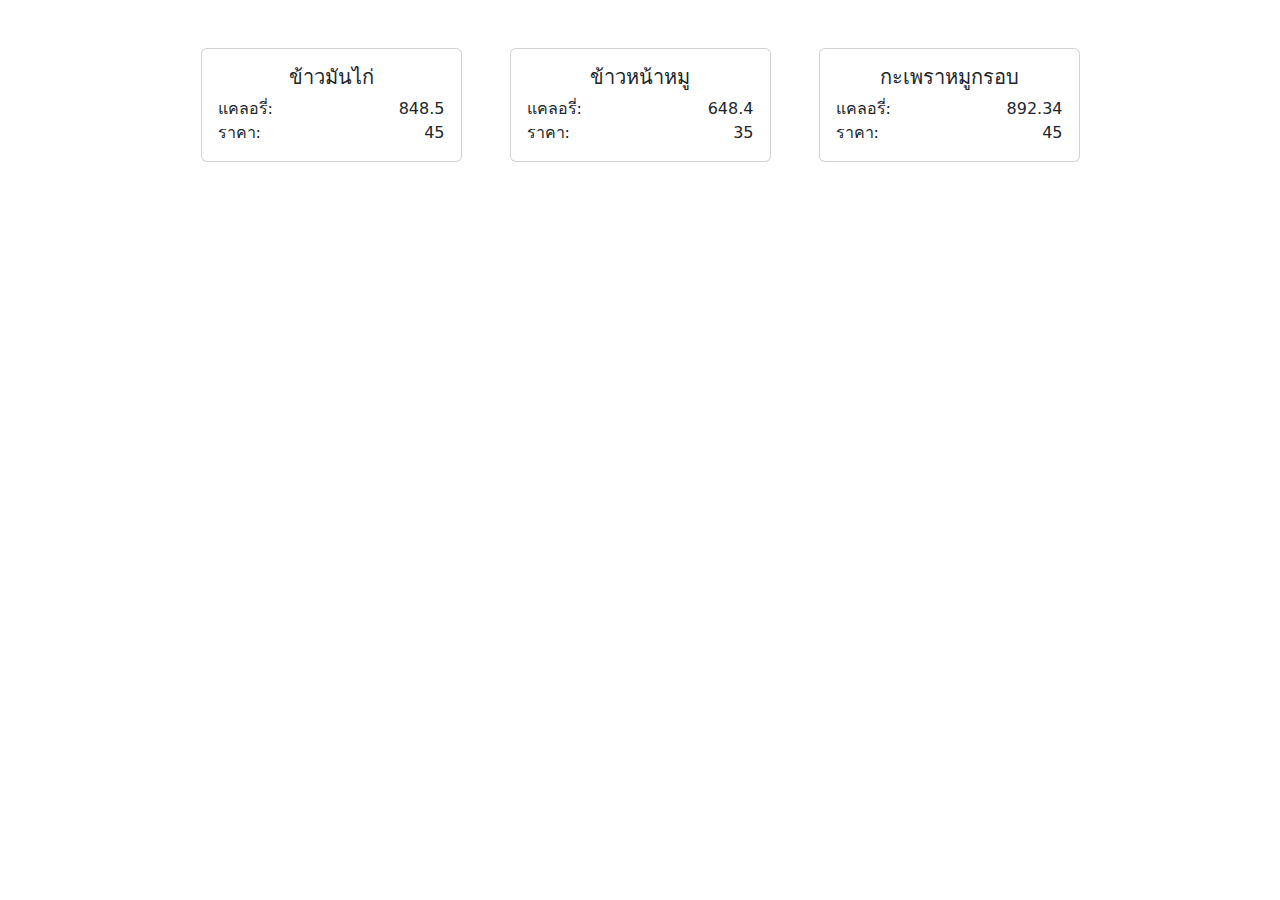
<file: dom-example/index.html>
<!DOCTYPE html>
<html lang="en">
<head>
	<meta charset="UTF-8">
	<meta http-equiv="X-UA-Compatible" content="IE=edge">
	<meta name="viewport" content="width=device-width, initial-scale=1.0">
	<title>DOM Example</title>
	<link rel="stylesheet" href="https://cdn.jsdelivr.net/npm/bootstrap@5.1.3/dist/css/bootstrap.min.css"/>
</head>
<body>
	<div class="container p-5">
		<div id="foodList" class="d-flex justify-content-center flex-wrap gap-5 text-center">
			<!-- <div class="card w-25">
				<div class="card-body">
					<h5>ข้าวหน้าหมู</h5>
					<div class="d-flex justify-content-between">
						<div>แคลอรี่:</div>
						<div>758 cal.</div>
					</div>
					<div class="d-flex justify-content-between">
						<div>ราคา:</div>
						<div>50 บาท</div>
					</div>
				</div>
			</div> -->
		</div>
	</div>
	<script src="./script.js"></script>
</body>
</html>
</file>
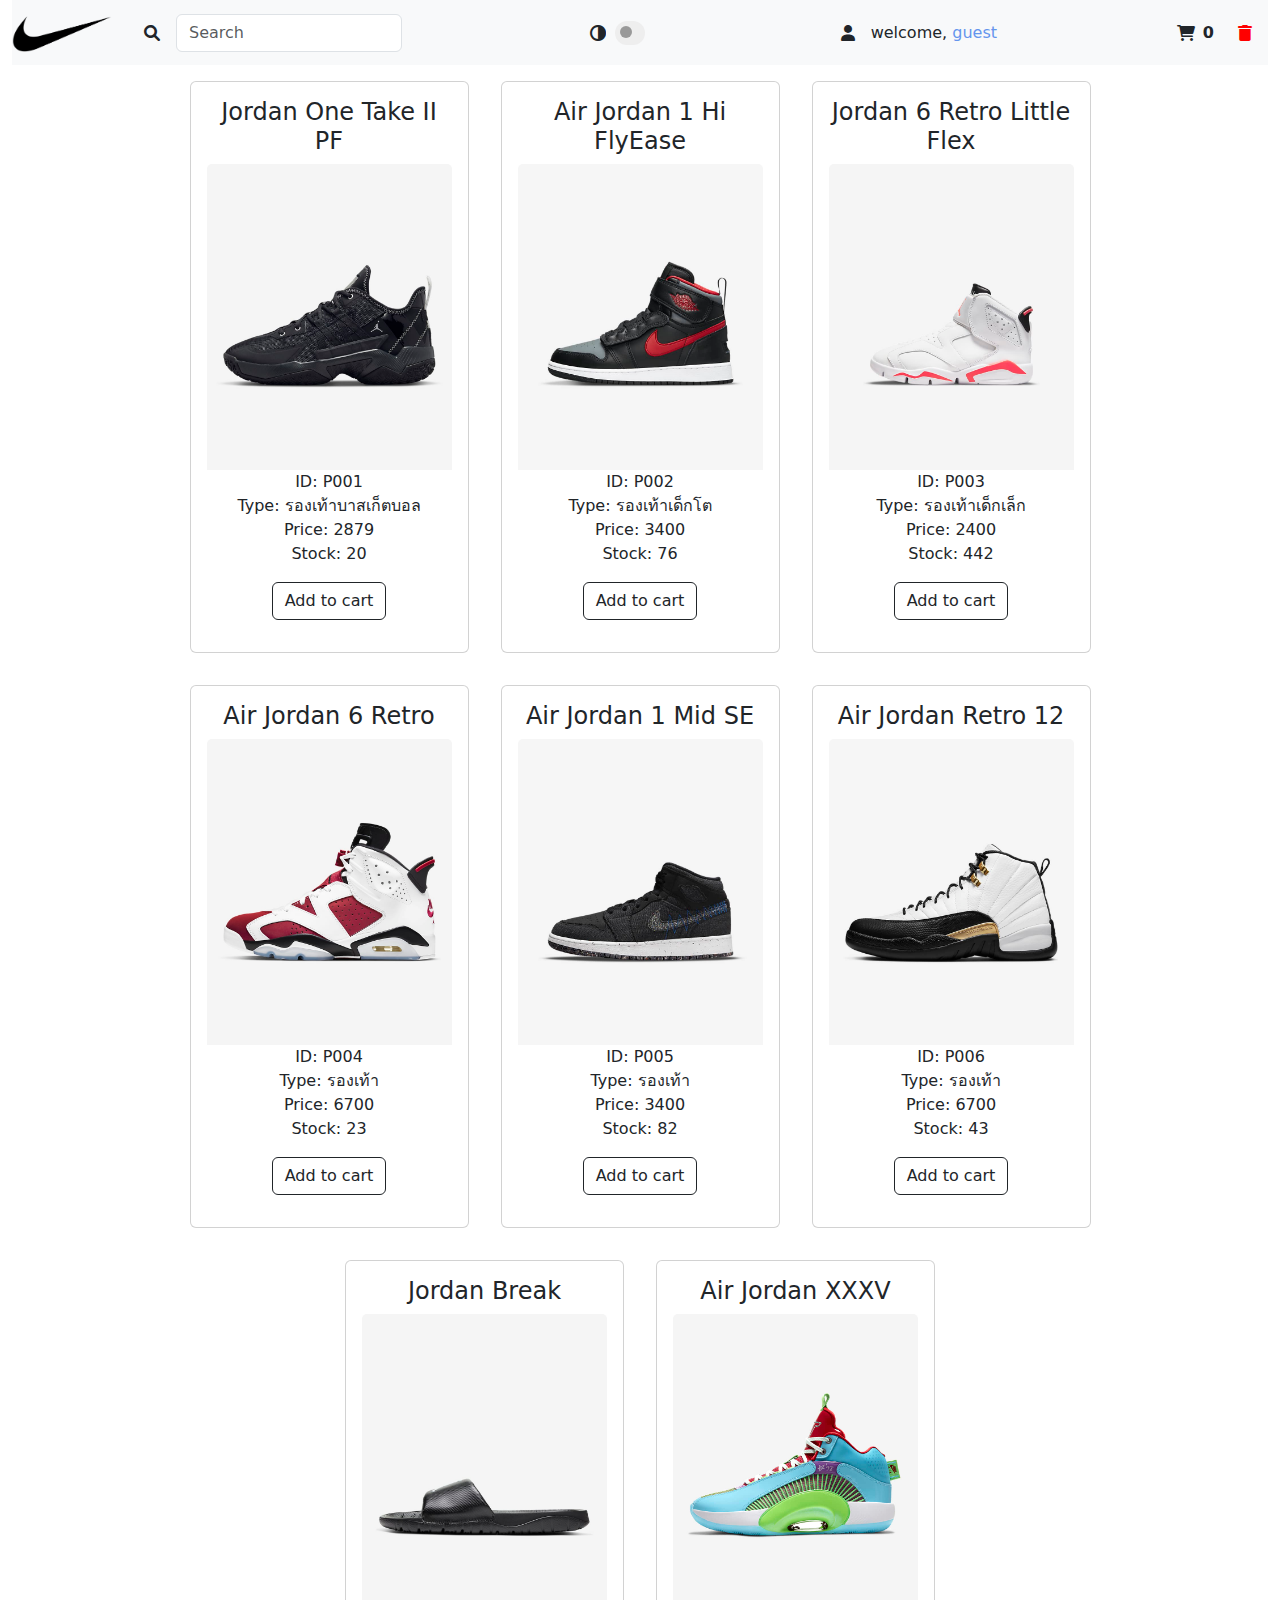
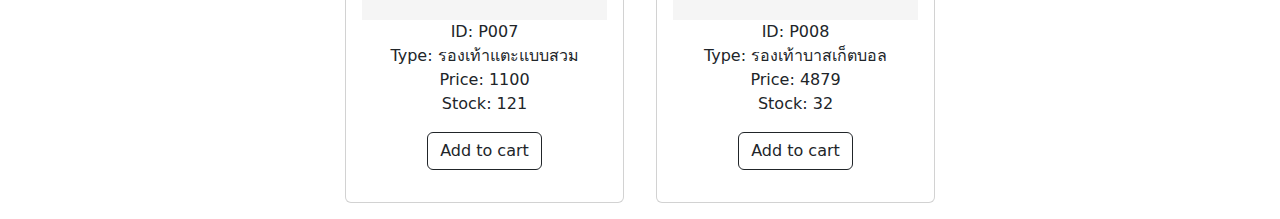
<file: nike-shoes-store/index.html>
<!DOCTYPE html>
<html lang="en">
  <head>
    <meta charset="UTF-8" />
    <meta http-equiv="X-UA-Compatible" content="IE=edge" />
    <meta name="viewport" content="width=device-width, initial-scale=1.0" />
    <title>สินค้า Nike</title>
    <link rel="stylesheet" href="https://cdn.jsdelivr.net/npm/bootstrap@5.1.3/dist/css/bootstrap.min.css"/>
    <link rel="stylesheet" href="./style.css" />
    <link rel="stylesheet" href="https://cdnjs.cloudflare.com/ajax/libs/font-awesome/6.0.0-beta2/css/all.min.css"/>
    <script src="./js/productList.js" type="module"></script>
	  <script src="./js/auth.js" type="module"></script>
    <script src="./js/theme.js" type="module"></script>
  </head>
  <body class="light-theme">
    <div class="container-fluid">
      <nav class="navbar navbar-light bg-light">
        <div class="d-flex align-items-center">
          <a class="navbar-brand" href="#">
            <img src="./img/nikelogo.png" alt="Nike Logo" width="100" class="d-inline-block align-text-top"/>
          </a>
          <form class="d-flex" data-isOpen="false">
            <i id="toggleSearch" class="fas fa-search" style="margin: auto 1em; cursor: pointer"></i>
            <div id="search-area" class="d-flex" data-isOpen="false">
              <input id="search-bar" class="form-control me-2" type="search" placeholder="Search" aria-label="Search"/>
            </div>
          </form>
        </div>

        <label class="switch">
          <i class="fas fa-adjust"></i>
          <div>
            <input type="checkbox" id="box" />
            <span class="slider round"></span>
          </div>
        </label>

        <div class="d-flex" style="line-height: 16px">
          <i id="toggleLogin" class="fas fa-user" style="margin: auto 1em; cursor: pointer"></i>
          <a>welcome,&nbsp;</a>
          <a id="usernametext" style="color: cornflowerblue">guest</a>
        </div>

        <div class="d-flex" style="line-height: 16px">
          <i class="fas fa-shopping-cart"></i>
          <span id="cart-count" style="margin: 0 8px; font-weight: 700">0</span>
          <i id="remove-cart" class="fas fa-trash" style="margin: auto 1em; cursor: pointer; color: red"></i>
        </div>
      </nav>
    </div>
    <div class="container">
      <div id="products" class="text-center"></div>
    </div>
  </body>
</html>
</file>
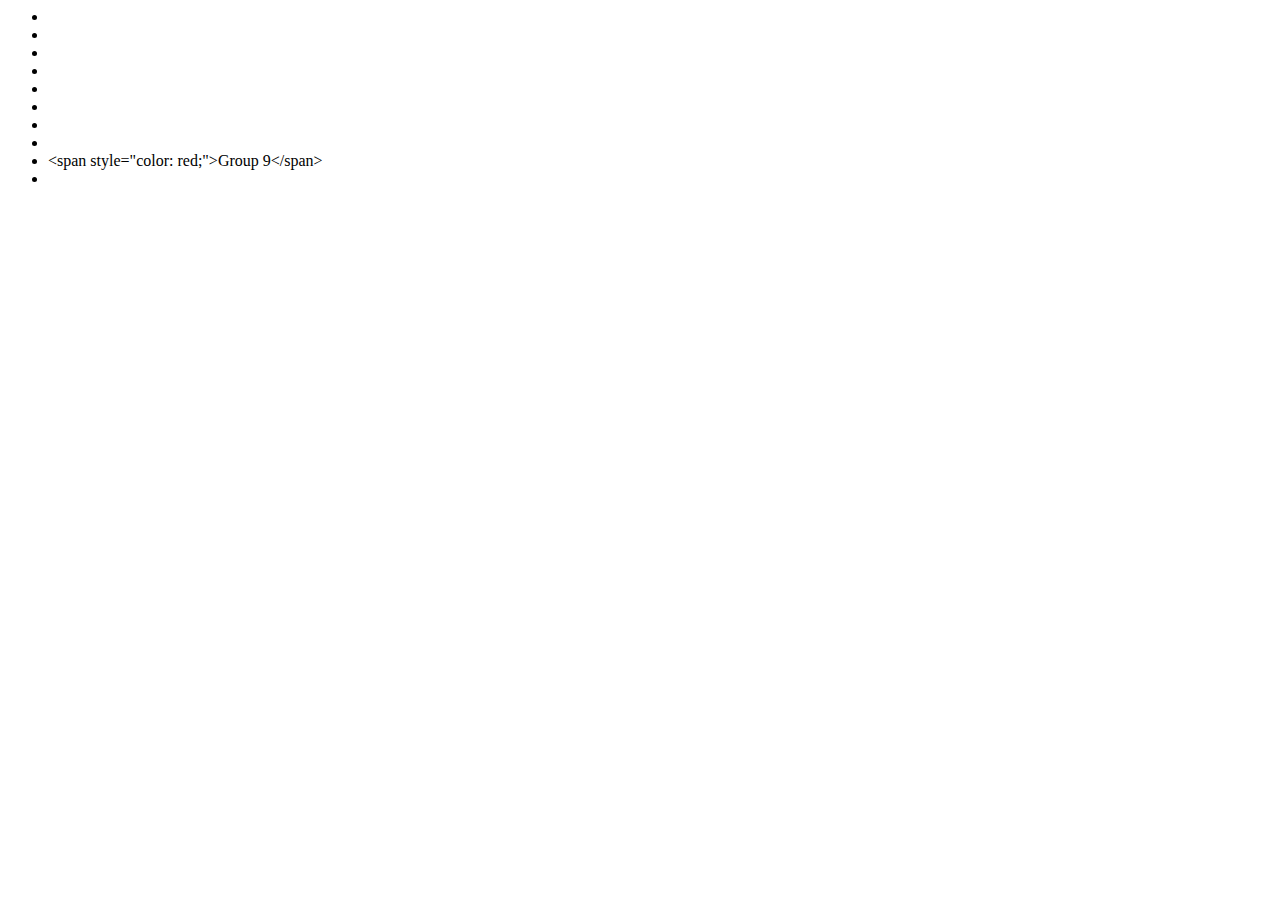
<file: selector.html>
<html lang="en">
  <head>
    <title>Dom Document</title>
  </head>
  <body>
    <div id="Section1">
      <ul>
        <li class="group1"></li>
        <li class="group2"></li>
        <li class="group3"></li>
        <li class="group4"></li>
        <li class="group5"></li>
        <li class="group6"></li>
        <li class="group7"></li>
        <li class="group8"></li>
        <li class="group9"></li>
        <li class="group10"></li>
      </ul>
    </div>
    <script>
        let group9 = document.getElementsByClassName('group9')[0]
        group9.append('<span style="color: red;">Group 9</span>')
        // let group9 = document.querySelector('.group9')
        // group9.append('Group 9')
    </script>
  </body>
</html>
</file>
<file: nike-shoes-store/style.css>
#toggleSearch, #remove-cart {
  transition: .3s ease-out;
}

#toggleSearch:hover, #remove-cart:hover {
  transform: scale(1.3);
}
/* Animation from animesta.net */
.slide-in-fwd-center {
	-webkit-animation: slide-in-fwd-center 0.2s cubic-bezier(0.250, 0.460, 0.450, 0.940) both;
	        animation: slide-in-fwd-center 0.2s cubic-bezier(0.250, 0.460, 0.450, 0.940) both;
}
.slide-out-bck-center {
	-webkit-animation: slide-out-bck-center 0.2s cubic-bezier(0.550, 0.085, 0.680, 0.530) both;
	        animation: slide-out-bck-center 0.2s cubic-bezier(0.550, 0.085, 0.680, 0.530) both;
}
@-webkit-keyframes slide-in-fwd-center {
  0% {
    display: block;
    -webkit-transform: translateZ(-1400px);
            transform: translateZ(-1400px);
    opacity: 0;
  }
  100% {
    -webkit-transform: translateZ(0);
            transform: translateZ(0);
    opacity: 1;
  }
}
@keyframes slide-in-fwd-center {
  0% {
    display: block;
    -webkit-transform: translateZ(-1400px);
            transform: translateZ(-1400px);
    opacity: 0;
  }
  100% {
    -webkit-transform: translateZ(0);
            transform: translateZ(0);
    opacity: 1;
  }
}
@-webkit-keyframes slide-out-bck-center {
  0% {
    -webkit-transform: translateZ(0);
            transform: translateZ(0);
    opacity: 1;
  }
  100% {
    -webkit-transform: translateZ(-1100px);
            transform: translateZ(-1100px);
    opacity: 0;
  }
}
@keyframes slide-out-bck-center {
  0% {
    -webkit-transform: translateZ(0);
            transform: translateZ(0);
    opacity: 1;
  }
  100% {
    -webkit-transform: translateZ(-1100px);
            transform: translateZ(-1100px);
    opacity: 0;
  }
}

.switch {
  width: 55px;
  display: flex;
  align-items: center;
  justify-content: space-between;
}

.switch div {
  position: relative;
  display: block;
  background: #eee;
  width: 30px;
  border-radius: 50px;
  padding: 0 5px;
  box-sizing: border-box;
  cursor: pointer;
}

.fa-adjust {
  transform: rotate(180deg);
}

.switch input {
  display: none;
}

.slider {
  background-color: #999;
  transition: 0.4s;
  border-radius: 34px;
  height: 12px;
  width: 12px;
  display: inline-block;
  position: relative;
}

input:checked + .slider {
  transform: translateX(8px);
}

.light-theme {
  --themeDropDownBg: var(--goldCrayola);
  --themeIconBorderColor: var(--sage);
  --mainBg: var(--goldCrayola);
}

.dark-theme {
  --themeDropDownBg: var(--msuGreen);
  --themeIconBorderColor: var(--richBlackForeground);
  --mainBg: var(--msuGreen);
}
</file>
